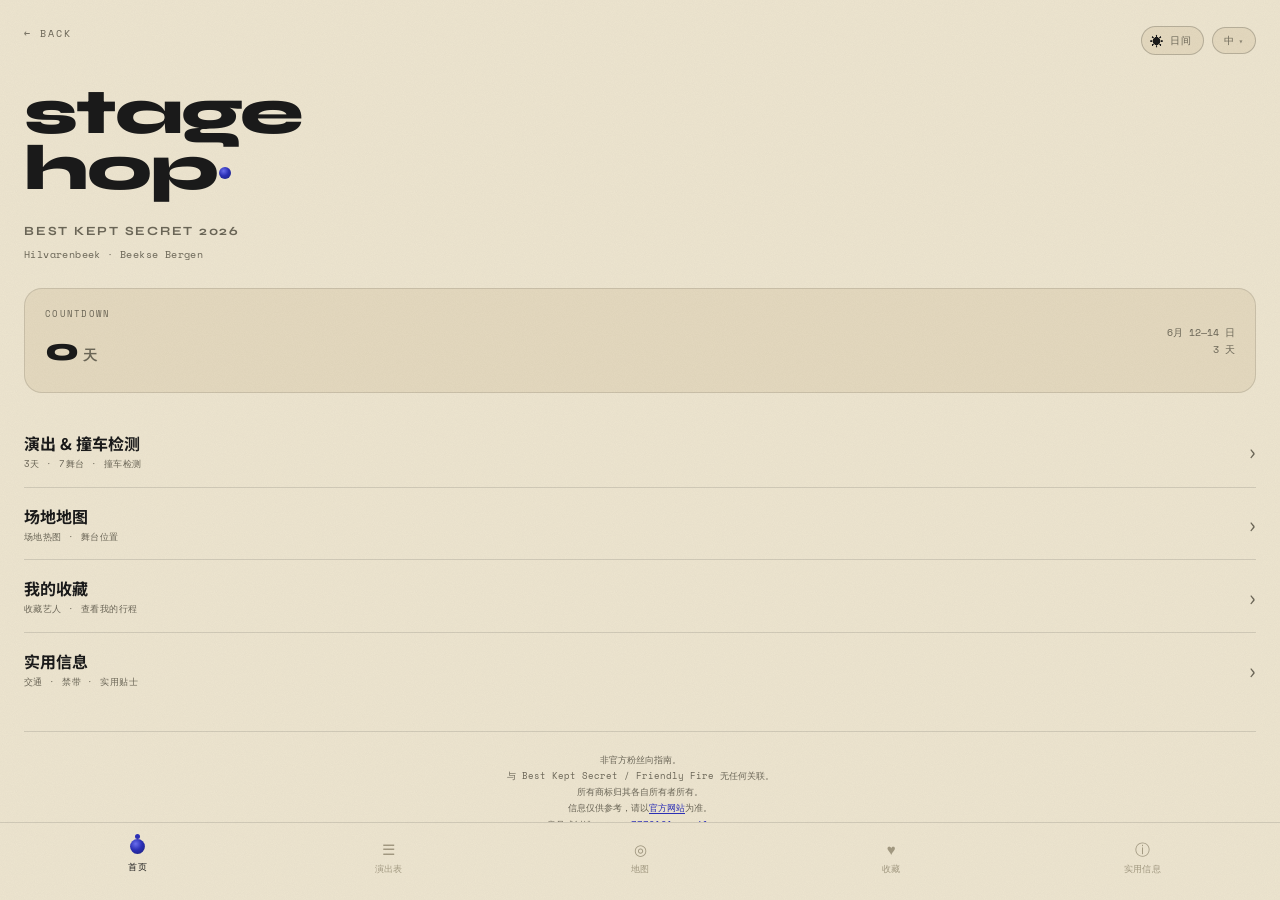
<file: bks/index.html>
<!DOCTYPE html>
<html lang="en">

<head>
  <meta charset="UTF-8">
  <meta name="viewport" content="width=device-width,initial-scale=1,maximum-scale=1,user-scalable=no">
  <meta name="apple-mobile-web-app-capable" content="yes">
  <meta name="mobile-web-app-capable" content="yes">
  <meta name="apple-mobile-web-app-status-bar-style" content="black-translucent">
  <meta name="theme-color" content="#0E1017">
  <title>Best Kept Secret 2026 · Stage Hop</title>
  <meta name="description" content="Unofficial fan-made guide to Best Kept Secret 2026. Lineup, schedule, clash detection. Multilingual.">
  <meta name="keywords" content="Best Kept Secret 2026, BKS, Hilvarenbeek, Beekse Bergen, Netherlands, music festival, lineup, schedule">
  <link rel="canonical" href="https://stagehop.live/bks/">
  <meta property="og:type" content="website">
  <meta property="og:url" content="https://stagehop.live/bks/">
  <meta property="og:title" content="Stage Hop · Best Kept Secret 2026 Fan Guide">
  <meta property="og:description" content="Unofficial multilingual schedule and guide for Best Kept Secret 2026.">
  <meta property="og:image" content="https://stagehop.live/assets/icons-europe/og-europe.png">
  <meta property="twitter:card" content="summary_large_image">
  <meta property="twitter:url" content="https://stagehop.live/bks/">
  <meta property="twitter:title" content="Stage Hop · Best Kept Secret 2026 Fan Guide">
  <meta property="twitter:description" content="Unofficial multilingual schedule and guide for Best Kept Secret 2026.">
  <meta property="twitter:image" content="https://stagehop.live/assets/icons-europe/og-europe.png">
  <link rel="icon" href="../assets/favicon.ico" sizes="any">
  <link rel="icon" type="image/png" sizes="32x32" href="../assets/favicon-32x32.png">
  <link rel="icon" type="image/png" sizes="16x16" href="../assets/favicon-16x16.png">
  <link rel="apple-touch-icon" sizes="180x180" href="../assets/apple-touch-icon.png">
  <link rel="preconnect" href="https://fonts.googleapis.com">
  <link rel="preconnect" href="https://fonts.gstatic.com" crossorigin>
  <link rel="preload"
    href="https://fonts.googleapis.com/css2?family=Syne:wght@600;700;800&family=Space+Mono:ital,wght@0,400;0,700;1,400&family=Noto+Sans+SC:wght@400;500;700;900&display=swap"
    as="style" onload="this.onload=null;this.rel='stylesheet'">
  <noscript><link rel="stylesheet"
    href="https://fonts.googleapis.com/css2?family=Syne:wght@600;700;800&family=Space+Mono:ital,wght@0,400;0,700;1,400&family=Noto+Sans+SC:wght@400;500;700;900&display=swap"></noscript>
  <link rel="stylesheet" href="../styles.css">
</head>

<body data-theme="dark">

  <div class="grain" aria-hidden="true"></div>

  <div id="app-root">

    <main id="main-content">

      <!-- TAB 0: HOME -->
      <div id="vhome" class="view on">
        <div class="scr-body" id="home-body"></div>
      </div>

      <!-- TAB 1: SCHEDULE -->
      <div id="vschedule" class="view">
        <div class="scr-head">
          <div>
            <div class="scr-title syne" data-i="navSchedule">Schedule</div>
            <div class="scr-sub" id="sched-sub"></div>
          </div>
          <button class="theme-toggle" onclick="toggleTheme(event)">
            <span class="theme-toggle-icon" id="theme-icon-sched">☾</span>
            <span class="theme-toggle-lbl" id="theme-lbl-sched">Dark</span>
          </button>
        </div>
        <div id="dtabs"></div>
        <div id="fbar"></div>
        <div id="sort-bar">
          <span class="slbl" id="lbl-sort">Sort</span>
          <button class="srt on" id="srt-time" onclick="setSort('time')">⏱ <span data-i="byTime">Time</span></button>
          <button class="srt" id="srt-az" onclick="setSort('az')">🔤 <span data-i="byName">Name</span></button>
          <button class="srt srt-fav" id="srt-fav" onclick="toggleFavFilter()">💖</button>
        </div>
        <div id="slist" class="scr-body"></div>
      </div>

      <!-- TAB 2: MAP -->
      <div id="vmap" class="view">
        <div class="scr-head">
          <div>
            <div class="scr-title syne" data-i="navMap">Map</div>
            <div class="scr-sub">BEEKSE BERGEN · 51.57°N</div>
          </div>
          <button class="theme-toggle" onclick="toggleTheme(event)">
            <span class="theme-toggle-icon" id="theme-icon-map">☾</span>
            <span class="theme-toggle-lbl" id="theme-lbl-map">Dark</span>
          </button>
        </div>
        <div class="scr-body" id="map-scr-body">
          <div id="mapview">
            <div id="dtabs-map"></div>
            <div class="map-hint-bar">
              <span id="lbl-mapHint">Pinch to zoom · Tap stage to see shows</span>
              <span style="display:flex;gap:6px">
                <button class="zbtn" onclick="mapZoom(1.5)">＋</button>
                <button class="zbtn" onclick="mapZoom(0.67)">－</button>
                <button class="rbtn" id="lbl-reset" onclick="mapReset()">Reset</button>
              </span>
            </div>
            <div class="map-wrap" id="mapwrap">
              <div class="map-inner" id="mapinner">
                <img id="mapimg" src="../assets/best%20kept%20secret.webp" alt="Best Kept Secret 2026 map" width="2071" height="1839">
              </div>
            </div>
            <div id="stagepop"></div>
            <div id="map-disc"></div>
          </div>
        </div>
      </div>

      <!-- TAB 3: FAVORITES -->
      <div id="vmy" class="view">
        <div class="scr-head">
          <div>
            <div class="scr-title syne" id="lbl-fav-title">Saved</div>
            <div class="scr-sub" id="lbl-fav-count"></div>
          </div>
          <button class="theme-toggle" onclick="toggleTheme(event)">
            <span class="theme-toggle-icon" id="theme-icon-fav">☾</span>
            <span class="theme-toggle-lbl" id="theme-lbl-fav">Dark</span>
          </button>
        </div>
        <div id="mylist" class="scr-body"></div>
      </div>

      <!-- TAB 4: INFO -->
      <div id="vinfo" class="view">
        <div class="scr-head">
          <div>
            <div class="scr-title syne" data-i="infoTitle">Info</div>
            <div class="scr-sub">KNOW BEFORE YOU GO</div>
          </div>
          <button class="theme-toggle" onclick="toggleTheme(event)">
            <span class="theme-toggle-icon" id="theme-icon-info">☾</span>
            <span class="theme-toggle-lbl" id="theme-lbl-info">Dark</span>
          </button>
        </div>
        <div id="info-body" class="scr-body"></div>
      </div>

    </main>

    <div id="now-playing">
      <div id="np-rows"></div>
      <div id="np-more"></div>
    </div>

    <nav id="tabbar">
      <div class="tab-row">
        <span class="tab-ind" id="tab-ind"></span>
        <button class="tab-btn on" onclick="setTab(0)">
          <span class="tab-ic"><span class="dot" style="width:13px;height:13px;vertical-align:middle"></span></span>
          <span class="tab-lbl" data-i="navHome">Home</span>
        </button>
        <button class="tab-btn" onclick="setTab(1)">
          <span class="tab-ic">☰</span>
          <span class="tab-lbl" data-i="navSchedule">Schedule</span>
        </button>
        <button class="tab-btn" onclick="setTab(2)">
          <span class="tab-ic">◎</span>
          <span class="tab-lbl" data-i="navMap">Map</span>
        </button>
        <button class="tab-btn" onclick="setTab(3)">
          <span class="tab-ic" id="fav-tab-ic">♥</span>
          <span class="tab-lbl" data-i="navFavs">Saved</span>
        </button>
        <button class="tab-btn" onclick="setTab(4)">
          <span class="tab-ic">ⓘ</span>
          <span class="tab-lbl" data-i="navInfo">Info</span>
        </button>
      </div>
    </nav>

  </div><!-- #app-root -->

  <div id="app-footer" style="display:none"></div>
  <div id="lbl-city" style="display:none"></div>
  <div id="lbl-favs" style="display:none"></div>

  <script type="text/javascript" src="../src/localization.js"></script>
  <script type="text/javascript" src="src/localization-overrides.js"></script>
  <script type="text/javascript" src="src/data.js"></script>
  <script type="text/javascript" src="../src/scripts.js"></script>
</body>

</html>
</file>
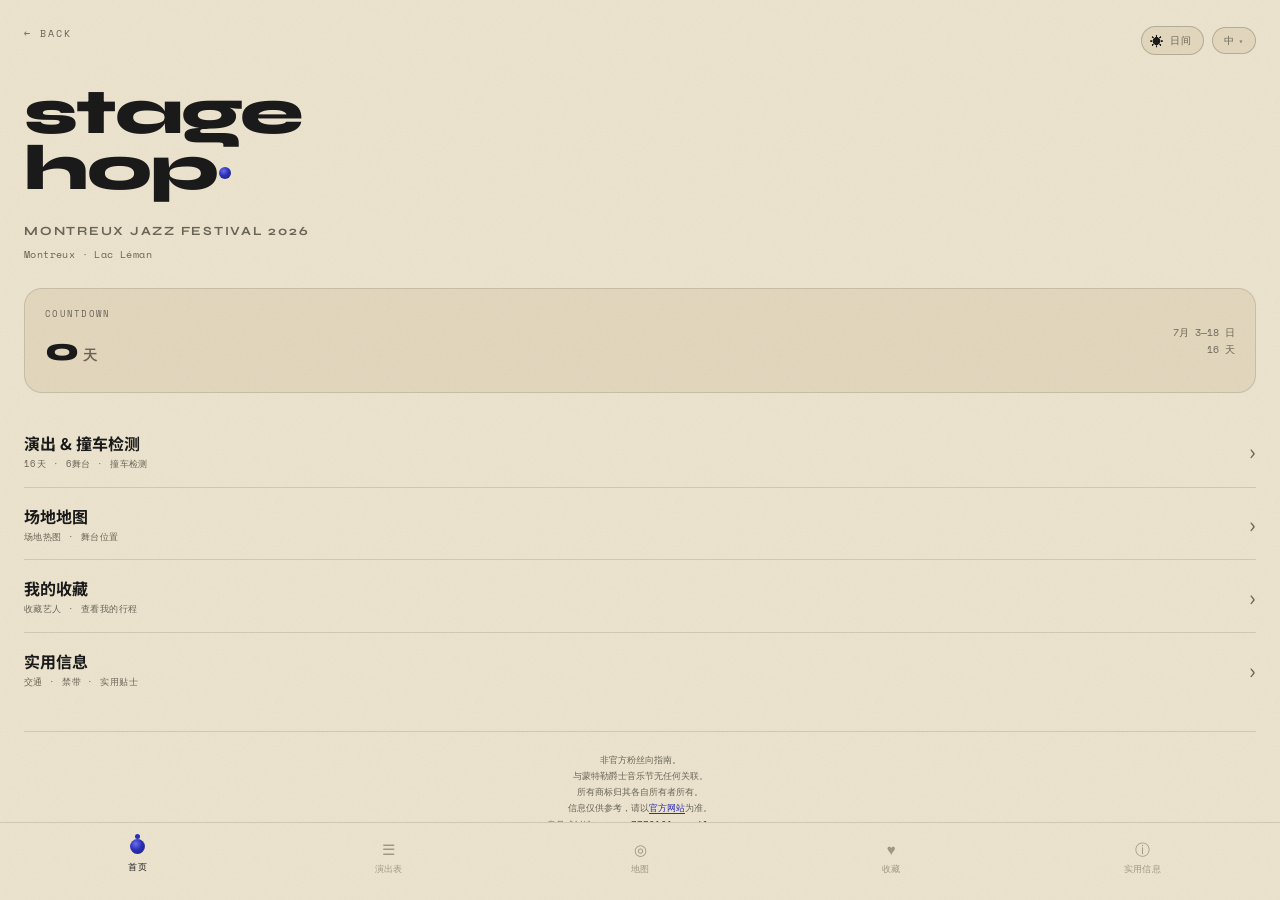
<file: montreux/index.html>
<!DOCTYPE html>
<html lang="en">

<head>
  <meta charset="UTF-8">
  <meta name="viewport" content="width=device-width,initial-scale=1,maximum-scale=1,user-scalable=no">
  <meta name="apple-mobile-web-app-capable" content="yes">
  <meta name="mobile-web-app-capable" content="yes">
  <meta name="apple-mobile-web-app-status-bar-style" content="black-translucent">
  <meta name="theme-color" content="#0E1017">
  <title>Montreux Jazz Festival 2026 · Stage Hop</title>
  <meta name="description" content="Unofficial fan-made guide to Montreux Jazz Festival 2026. Lineup, schedule, clash detection. Multilingual.">
  <meta name="keywords" content="Montreux Jazz Festival 2026, Montreux Jazz, Montreux, Switzerland, music festival, lineup, schedule">
  <link rel="canonical" href="https://stagehop.live/montreux/">
  <meta property="og:type" content="website">
  <meta property="og:url" content="https://stagehop.live/montreux/">
  <meta property="og:title" content="Stage Hop · Montreux Jazz Festival 2026 Fan Guide">
  <meta property="og:description" content="Unofficial multilingual schedule and guide for Montreux Jazz Festival 2026.">
  <meta property="og:image" content="https://stagehop.live/assets/icons-europe/og-europe.png">
  <meta property="twitter:card" content="summary_large_image">
  <meta property="twitter:url" content="https://stagehop.live/montreux/">
  <meta property="twitter:title" content="Stage Hop · Montreux Jazz Festival 2026 Fan Guide">
  <meta property="twitter:description" content="Unofficial multilingual schedule and guide for Montreux Jazz Festival 2026.">
  <meta property="twitter:image" content="https://stagehop.live/assets/icons-europe/og-europe.png">
  <link rel="icon" href="../assets/favicon.ico" sizes="any">
  <link rel="icon" type="image/png" sizes="32x32" href="../assets/favicon-32x32.png">
  <link rel="icon" type="image/png" sizes="16x16" href="../assets/favicon-16x16.png">
  <link rel="apple-touch-icon" sizes="180x180" href="../assets/apple-touch-icon.png">
  <link rel="preconnect" href="https://fonts.googleapis.com">
  <link rel="preconnect" href="https://fonts.gstatic.com" crossorigin>
  <link rel="preload"
    href="https://fonts.googleapis.com/css2?family=Syne:wght@600;700;800&family=Space+Mono:ital,wght@0,400;0,700;1,400&family=Noto+Sans+SC:wght@400;500;700;900&display=swap"
    as="style" onload="this.onload=null;this.rel='stylesheet'">
  <noscript><link rel="stylesheet"
    href="https://fonts.googleapis.com/css2?family=Syne:wght@600;700;800&family=Space+Mono:ital,wght@0,400;0,700;1,400&family=Noto+Sans+SC:wght@400;500;700;900&display=swap"></noscript>
  <link rel="stylesheet" href="../styles.css">
</head>

<body data-theme="dark">

  <div class="grain" aria-hidden="true"></div>

  <div id="app-root">

    <main id="main-content">

      <div id="vhome" class="view on">
        <div class="scr-body" id="home-body"></div>
      </div>

      <div id="vschedule" class="view">
        <div class="scr-head">
          <div>
            <div class="scr-title syne" data-i="navSchedule">Schedule</div>
            <div class="scr-sub" id="sched-sub"></div>
          </div>
          <button class="theme-toggle" onclick="toggleTheme(event)">
            <span class="theme-toggle-icon" id="theme-icon-sched">☾</span>
            <span class="theme-toggle-lbl" id="theme-lbl-sched">Dark</span>
          </button>
        </div>
        <div id="dtabs"></div>
        <div id="fbar"></div>
        <div id="sort-bar">
          <span class="slbl" id="lbl-sort">Sort</span>
          <button class="srt on" id="srt-time" onclick="setSort('time')">⏱ <span data-i="byTime">Time</span></button>
          <button class="srt" id="srt-az" onclick="setSort('az')">🔤 <span data-i="byName">Name</span></button>
          <button class="srt srt-fav" id="srt-fav" onclick="toggleFavFilter()">💖</button>
        </div>
        <div id="slist" class="scr-body"></div>
      </div>

      <div id="vmap" class="view">
        <div class="scr-head">
          <div>
            <div class="scr-title syne" data-i="navMap">Map</div>
            <div class="scr-sub">LAC LÉMAN · 46.43°N</div>
          </div>
          <button class="theme-toggle" onclick="toggleTheme(event)">
            <span class="theme-toggle-icon" id="theme-icon-map">☾</span>
            <span class="theme-toggle-lbl" id="theme-lbl-map">Dark</span>
          </button>
        </div>
        <div class="scr-body" id="map-scr-body">
          <div id="mapview">
            <div id="dtabs-map"></div>
            <div class="map-hint-bar">
              <span id="lbl-mapHint">Pinch to zoom · Tap stage to see shows</span>
              <span style="display:flex;gap:6px">
                <button class="zbtn" onclick="mapZoom(1.5)">＋</button>
                <button class="zbtn" onclick="mapZoom(0.67)">－</button>
                <button class="rbtn" id="lbl-reset" onclick="mapReset()">Reset</button>
              </span>
            </div>
            <div class="map-wrap" id="mapwrap">
              <div class="map-inner" id="mapinner">
                <img id="mapimg" src="../assets/MJF26-Plan-Full-1920x1080-2.webp" alt="Montreux Jazz Festival 2026 map" width="1920" height="1080">
              </div>
            </div>
            <div id="stagepop"></div>
            <div id="map-disc"></div>
          </div>
        </div>
      </div>

      <div id="vmy" class="view">
        <div class="scr-head">
          <div>
            <div class="scr-title syne" id="lbl-fav-title">Saved</div>
            <div class="scr-sub" id="lbl-fav-count"></div>
          </div>
          <button class="theme-toggle" onclick="toggleTheme(event)">
            <span class="theme-toggle-icon" id="theme-icon-fav">☾</span>
            <span class="theme-toggle-lbl" id="theme-lbl-fav">Dark</span>
          </button>
        </div>
        <div id="mylist" class="scr-body"></div>
      </div>

      <div id="vinfo" class="view">
        <div class="scr-head">
          <div>
            <div class="scr-title syne" data-i="infoTitle">Info</div>
            <div class="scr-sub">KNOW BEFORE YOU GO</div>
          </div>
          <button class="theme-toggle" onclick="toggleTheme(event)">
            <span class="theme-toggle-icon" id="theme-icon-info">☾</span>
            <span class="theme-toggle-lbl" id="theme-lbl-info">Dark</span>
          </button>
        </div>
        <div id="info-body" class="scr-body"></div>
      </div>

    </main>

    <div id="now-playing">
      <div id="np-rows"></div>
      <div id="np-more"></div>
    </div>

    <nav id="tabbar">
      <div class="tab-row">
        <span class="tab-ind" id="tab-ind"></span>
        <button class="tab-btn on" onclick="setTab(0)">
          <span class="tab-ic"><span class="dot" style="width:13px;height:13px;vertical-align:middle"></span></span>
          <span class="tab-lbl" data-i="navHome">Home</span>
        </button>
        <button class="tab-btn" onclick="setTab(1)">
          <span class="tab-ic">☰</span>
          <span class="tab-lbl" data-i="navSchedule">Schedule</span>
        </button>
        <button class="tab-btn" onclick="setTab(2)">
          <span class="tab-ic">◎</span>
          <span class="tab-lbl" data-i="navMap">Map</span>
        </button>
        <button class="tab-btn" onclick="setTab(3)">
          <span class="tab-ic" id="fav-tab-ic">♥</span>
          <span class="tab-lbl" data-i="navFavs">Saved</span>
        </button>
        <button class="tab-btn" onclick="setTab(4)">
          <span class="tab-ic">ⓘ</span>
          <span class="tab-lbl" data-i="navInfo">Info</span>
        </button>
      </div>
    </nav>

  </div><!-- #app-root -->

  <div id="app-footer" style="display:none"></div>
  <div id="lbl-city" style="display:none"></div>
  <div id="lbl-favs" style="display:none"></div>

  <script type="text/javascript" src="../src/localization.js"></script>
  <script type="text/javascript" src="src/localization-overrides.js"></script>
  <script type="text/javascript" src="src/data.js"></script>
  <script type="text/javascript" src="../src/scripts.js"></script>
</body>

</html>
</file>
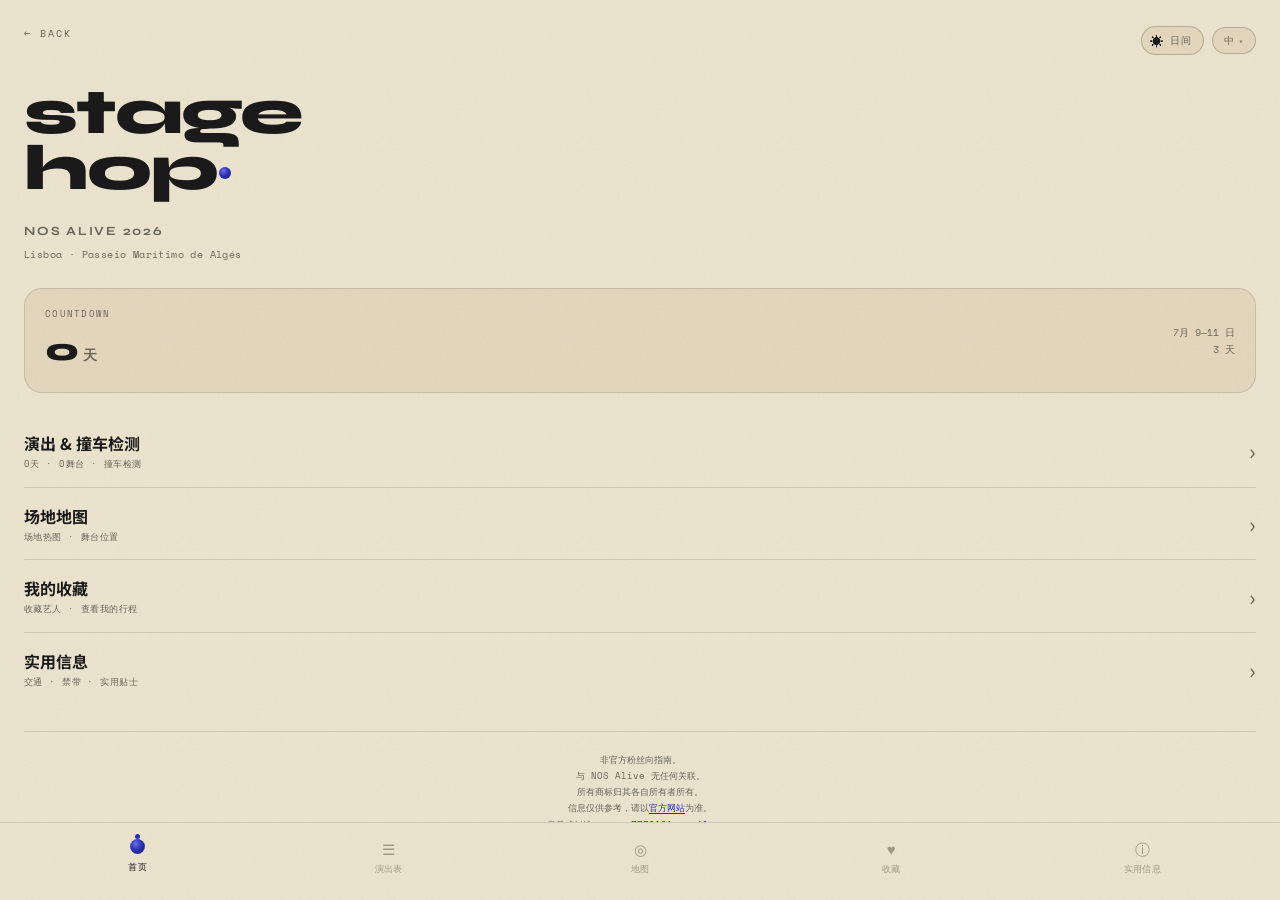
<file: nosalive/index.html>
<!DOCTYPE html>
<html lang="en">

<head>
  <meta charset="UTF-8">
  <meta name="viewport" content="width=device-width,initial-scale=1,maximum-scale=1,user-scalable=no">
  <meta name="apple-mobile-web-app-capable" content="yes">
  <meta name="mobile-web-app-capable" content="yes">
  <meta name="apple-mobile-web-app-status-bar-style" content="black-translucent">
  <meta name="theme-color" content="#0E1017">
  <title>NOS Alive 2026 · Stage Hop</title>
  <meta name="description" content="Unofficial fan-made guide to NOS Alive 2026. Lineup, schedule, clash detection. Multilingual.">
  <meta name="keywords" content="NOS Alive 2026, NOS Alive, Lisbon, Algés, Portugal, music festival, lineup, schedule">
  <link rel="canonical" href="https://stagehop.live/nosalive/">
  <meta property="og:type" content="website">
  <meta property="og:url" content="https://stagehop.live/nosalive/">
  <meta property="og:title" content="Stage Hop · NOS Alive 2026 Fan Guide">
  <meta property="og:description" content="Unofficial multilingual schedule and guide for NOS Alive 2026.">
  <meta property="og:image" content="https://stagehop.live/assets/icons-europe/og-europe.png">
  <meta property="twitter:card" content="summary_large_image">
  <meta property="twitter:url" content="https://stagehop.live/nosalive/">
  <meta property="twitter:title" content="Stage Hop · NOS Alive 2026 Fan Guide">
  <meta property="twitter:description" content="Unofficial multilingual schedule and guide for NOS Alive 2026.">
  <meta property="twitter:image" content="https://stagehop.live/assets/icons-europe/og-europe.png">
  <link rel="icon" href="../assets/favicon.ico" sizes="any">
  <link rel="icon" type="image/png" sizes="32x32" href="../assets/favicon-32x32.png">
  <link rel="icon" type="image/png" sizes="16x16" href="../assets/favicon-16x16.png">
  <link rel="apple-touch-icon" sizes="180x180" href="../assets/apple-touch-icon.png">
  <link rel="preconnect" href="https://fonts.googleapis.com">
  <link rel="preconnect" href="https://fonts.gstatic.com" crossorigin>
  <link rel="preload"
    href="https://fonts.googleapis.com/css2?family=Syne:wght@600;700;800&family=Space+Mono:ital,wght@0,400;0,700;1,400&family=Noto+Sans+SC:wght@400;500;700;900&display=swap"
    as="style" onload="this.onload=null;this.rel='stylesheet'">
  <noscript><link rel="stylesheet"
    href="https://fonts.googleapis.com/css2?family=Syne:wght@600;700;800&family=Space+Mono:ital,wght@0,400;0,700;1,400&family=Noto+Sans+SC:wght@400;500;700;900&display=swap"></noscript>
  <link rel="stylesheet" href="../styles.css">
</head>

<body data-theme="dark">

  <div class="grain" aria-hidden="true"></div>

  <div id="app-root">

    <main id="main-content">

      <div id="vhome" class="view on">
        <div class="scr-body" id="home-body"></div>
      </div>

      <div id="vschedule" class="view">
        <div class="scr-head">
          <div>
            <div class="scr-title syne" data-i="navSchedule">Schedule</div>
            <div class="scr-sub" id="sched-sub"></div>
          </div>
          <button class="theme-toggle" onclick="toggleTheme(event)">
            <span class="theme-toggle-icon" id="theme-icon-sched">☾</span>
            <span class="theme-toggle-lbl" id="theme-lbl-sched">Dark</span>
          </button>
        </div>
        <div id="dtabs"></div>
        <div id="fbar"></div>
        <div id="sort-bar">
          <span class="slbl" id="lbl-sort">Sort</span>
          <button class="srt on" id="srt-time" onclick="setSort('time')">⏱ <span data-i="byTime">Time</span></button>
          <button class="srt" id="srt-az" onclick="setSort('az')">🔤 <span data-i="byName">Name</span></button>
          <button class="srt srt-fav" id="srt-fav" onclick="toggleFavFilter()">💖</button>
        </div>
        <div id="slist" class="scr-body"></div>
      </div>

      <div id="vmap" class="view">
        <div class="scr-head">
          <div>
            <div class="scr-title syne" data-i="navMap">Map</div>
            <div class="scr-sub">PASSEIO MARÍTIMO · 38.71°N</div>
          </div>
          <button class="theme-toggle" onclick="toggleTheme(event)">
            <span class="theme-toggle-icon" id="theme-icon-map">☾</span>
            <span class="theme-toggle-lbl" id="theme-lbl-map">Dark</span>
          </button>
        </div>
        <div class="scr-body" id="map-scr-body">
          <div id="mapview">
            <div id="dtabs-map"></div>
            <div class="map-hint-bar">
              <span id="lbl-mapHint">Pinch to zoom · Tap stage to see shows</span>
              <span style="display:flex;gap:6px">
                <button class="zbtn" onclick="mapZoom(1.5)">＋</button>
                <button class="zbtn" onclick="mapZoom(0.67)">－</button>
                <button class="rbtn" id="lbl-reset" onclick="mapReset()">Reset</button>
              </span>
            </div>
            <div class="map-wrap" id="mapwrap">
              <div class="map-inner" id="mapinner">
                <img id="mapimg" src="../assets/Alive24_2k-1.webp" alt="NOS Alive 2026 map" width="2048" height="1365">
              </div>
            </div>
            <div id="stagepop"></div>
            <div id="map-disc"></div>
          </div>
        </div>
      </div>

      <div id="vmy" class="view">
        <div class="scr-head">
          <div>
            <div class="scr-title syne" id="lbl-fav-title">Saved</div>
            <div class="scr-sub" id="lbl-fav-count"></div>
          </div>
          <button class="theme-toggle" onclick="toggleTheme(event)">
            <span class="theme-toggle-icon" id="theme-icon-fav">☾</span>
            <span class="theme-toggle-lbl" id="theme-lbl-fav">Dark</span>
          </button>
        </div>
        <div id="mylist" class="scr-body"></div>
      </div>

      <div id="vinfo" class="view">
        <div class="scr-head">
          <div>
            <div class="scr-title syne" data-i="infoTitle">Info</div>
            <div class="scr-sub">KNOW BEFORE YOU GO</div>
          </div>
          <button class="theme-toggle" onclick="toggleTheme(event)">
            <span class="theme-toggle-icon" id="theme-icon-info">☾</span>
            <span class="theme-toggle-lbl" id="theme-lbl-info">Dark</span>
          </button>
        </div>
        <div id="info-body" class="scr-body"></div>
      </div>

    </main>

    <div id="now-playing">
      <div id="np-rows"></div>
      <div id="np-more"></div>
    </div>

    <nav id="tabbar">
      <div class="tab-row">
        <span class="tab-ind" id="tab-ind"></span>
        <button class="tab-btn on" onclick="setTab(0)">
          <span class="tab-ic"><span class="dot" style="width:13px;height:13px;vertical-align:middle"></span></span>
          <span class="tab-lbl" data-i="navHome">Home</span>
        </button>
        <button class="tab-btn" onclick="setTab(1)">
          <span class="tab-ic">☰</span>
          <span class="tab-lbl" data-i="navSchedule">Schedule</span>
        </button>
        <button class="tab-btn" onclick="setTab(2)">
          <span class="tab-ic">◎</span>
          <span class="tab-lbl" data-i="navMap">Map</span>
        </button>
        <button class="tab-btn" onclick="setTab(3)">
          <span class="tab-ic" id="fav-tab-ic">♥</span>
          <span class="tab-lbl" data-i="navFavs">Saved</span>
        </button>
        <button class="tab-btn" onclick="setTab(4)">
          <span class="tab-ic">ⓘ</span>
          <span class="tab-lbl" data-i="navInfo">Info</span>
        </button>
      </div>
    </nav>

  </div><!-- #app-root -->

  <div id="app-footer" style="display:none"></div>
  <div id="lbl-city" style="display:none"></div>
  <div id="lbl-favs" style="display:none"></div>

  <script type="text/javascript" src="../src/localization.js"></script>
  <script type="text/javascript" src="src/localization-overrides.js"></script>
  <script type="text/javascript" src="src/data.js"></script>
  <script type="text/javascript" src="../src/scripts.js"></script>
</body>

</html>
</file>
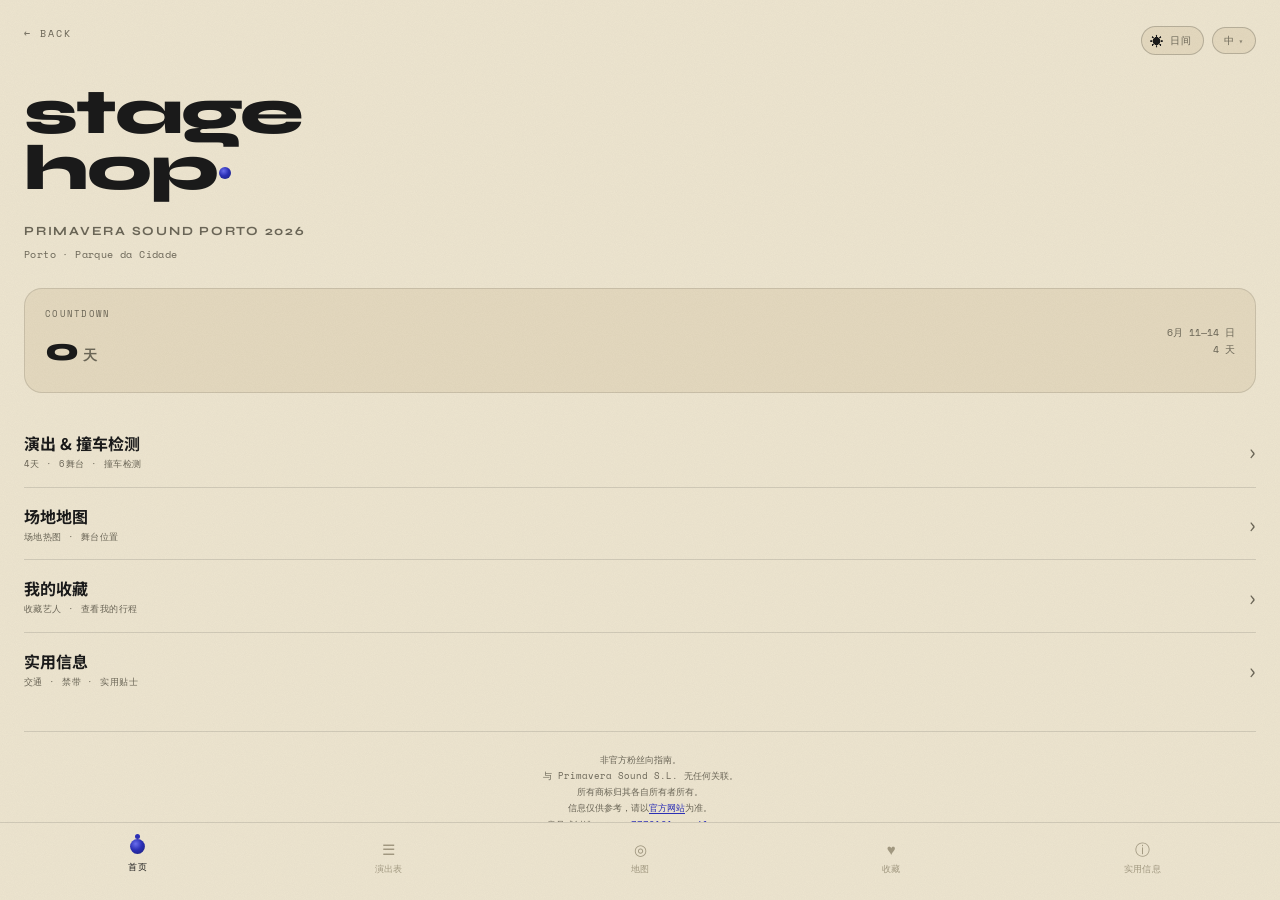
<file: porto/index.html>
<!DOCTYPE html>
<html lang="en">

<head>
  <meta charset="UTF-8">
  <meta name="viewport" content="width=device-width,initial-scale=1,maximum-scale=1,user-scalable=no">
  <meta name="apple-mobile-web-app-capable" content="yes">
  <meta name="mobile-web-app-capable" content="yes">
  <meta name="apple-mobile-web-app-status-bar-style" content="black-translucent">
  <meta name="theme-color" content="#0E1017">
  <title>Primavera Sound Porto 2026 · Stage Hop</title>
  <meta name="description" content="Unofficial fan-made guide to Primavera Sound Porto 2026. Lineup, schedule, clash detection, venue map. Multilingual (EN/ES/中文).">
  <meta name="keywords" content="Primavera Sound Porto 2026, Porto, music festival, lineup, schedule, clashfinder">
  <link rel="canonical" href="https://stagehop.live/porto/">
  <meta property="og:type" content="website">
  <meta property="og:url" content="https://stagehop.live/porto/">
  <meta property="og:title" content="Stage Hop · Primavera Sound Porto 2026 Fan Guide">
  <meta property="og:description" content="Unofficial multilingual schedule, clash detector, and guide for Primavera Sound Porto 2026.">
  <meta property="og:image" content="https://stagehop.live/assets/icons-europe/og-europe.png">
  <meta property="twitter:card" content="summary_large_image">
  <meta property="twitter:url" content="https://stagehop.live/porto/">
  <meta property="twitter:title" content="Stage Hop · Primavera Sound Porto 2026 Fan Guide">
  <meta property="twitter:description" content="Unofficial multilingual schedule, clash detector, and guide for Primavera Sound Porto 2026.">
  <meta property="twitter:image" content="https://stagehop.live/assets/icons-europe/og-europe.png">
  <link rel="icon" href="../assets/favicon.ico" sizes="any">
  <link rel="icon" type="image/png" sizes="32x32" href="../assets/favicon-32x32.png">
  <link rel="icon" type="image/png" sizes="16x16" href="../assets/favicon-16x16.png">
  <link rel="apple-touch-icon" sizes="180x180" href="../assets/apple-touch-icon.png">
  <link rel="preconnect" href="https://fonts.googleapis.com">
  <link rel="preconnect" href="https://fonts.gstatic.com" crossorigin>
  <link rel="preload"
    href="https://fonts.googleapis.com/css2?family=Syne:wght@600;700;800&family=Space+Mono:ital,wght@0,400;0,700;1,400&family=Noto+Sans+SC:wght@400;500;700;900&display=swap"
    as="style" onload="this.onload=null;this.rel='stylesheet'">
  <noscript><link rel="stylesheet"
    href="https://fonts.googleapis.com/css2?family=Syne:wght@600;700;800&family=Space+Mono:ital,wght@0,400;0,700;1,400&family=Noto+Sans+SC:wght@400;500;700;900&display=swap"></noscript>
  <link rel="stylesheet" href="../styles.css">
</head>

<body data-theme="dark">

  <!-- grain texture overlay -->
  <div class="grain" aria-hidden="true"></div>

  <div id="app-root">

    <main id="main-content">

      <!-- TAB 0: HOME -->
      <div id="vhome" class="view on">
        <div class="scr-body" id="home-body"></div>
      </div>

      <!-- TAB 1: SCHEDULE -->
      <div id="vschedule" class="view">
        <div class="scr-head">
          <div>
            <div class="scr-title syne" data-i="navSchedule">Schedule</div>
            <div class="scr-sub" id="sched-sub"></div>
          </div>
          <button class="theme-toggle" onclick="toggleTheme(event)">
            <span class="theme-toggle-icon" id="theme-icon-sched">☾</span>
            <span class="theme-toggle-lbl" id="theme-lbl-sched">Dark</span>
          </button>
        </div>
        <div id="dtabs"></div>
        <div id="fbar"></div>
        <div id="sort-bar">
          <span class="slbl" id="lbl-sort">Sort</span>
          <button class="srt on" id="srt-time" onclick="setSort('time')">⏱ <span data-i="byTime">Time</span></button>
          <button class="srt" id="srt-az" onclick="setSort('az')">🔤 <span data-i="byName">Name</span></button>
          <button class="srt srt-fav" id="srt-fav" onclick="toggleFavFilter()">💖</button>
        </div>
        <div id="slist" class="scr-body"></div>
      </div>

      <!-- TAB 2: MAP -->
      <div id="vmap" class="view">
        <div class="scr-head">
          <div>
            <div class="scr-title syne" data-i="navMap">Map</div>
            <div class="scr-sub">PARQUE DA CIDADE · 41.15°N</div>
          </div>
          <button class="theme-toggle" onclick="toggleTheme(event)">
            <span class="theme-toggle-icon" id="theme-icon-map">☾</span>
            <span class="theme-toggle-lbl" id="theme-lbl-map">Dark</span>
          </button>
        </div>
        <div class="scr-body" id="map-scr-body">
          <div id="mapview">
            <div id="dtabs-map"></div>
            <div class="map-hint-bar">
              <span id="lbl-mapHint">Pinch to zoom · Tap stage to see shows</span>
              <span style="display:flex;gap:6px">
                <button class="zbtn" onclick="mapZoom(1.5)">＋</button>
                <button class="zbtn" onclick="mapZoom(0.67)">－</button>
                <button class="rbtn" id="lbl-reset" onclick="mapReset()">Reset</button>
              </span>
            </div>
            <div class="map-wrap" id="mapwrap">
              <div class="map-inner" id="mapinner">
                <img id="mapimg" src="../assets/porto2026.webp" alt="Primavera Sound Porto 2026 map" width="2000" height="1125">
              </div>
            </div>
            <div id="stagepop"></div>
            <div id="map-disc"></div>
          </div>
        </div>
      </div>

      <!-- TAB 3: FAVORITES -->
      <div id="vmy" class="view">
        <div class="scr-head">
          <div>
            <div class="scr-title syne" id="lbl-fav-title">Saved</div>
            <div class="scr-sub" id="lbl-fav-count"></div>
          </div>
          <button class="theme-toggle" onclick="toggleTheme(event)">
            <span class="theme-toggle-icon" id="theme-icon-fav">☾</span>
            <span class="theme-toggle-lbl" id="theme-lbl-fav">Dark</span>
          </button>
        </div>
        <div id="mylist" class="scr-body"></div>
      </div>

      <!-- TAB 4: INFO -->
      <div id="vinfo" class="view">
        <div class="scr-head">
          <div>
            <div class="scr-title syne" data-i="infoTitle">Info</div>
            <div class="scr-sub">KNOW BEFORE YOU GO</div>
          </div>
          <button class="theme-toggle" onclick="toggleTheme(event)">
            <span class="theme-toggle-icon" id="theme-icon-info">☾</span>
            <span class="theme-toggle-lbl" id="theme-lbl-info">Dark</span>
          </button>
        </div>
        <div id="info-body" class="scr-body"></div>
      </div>

    </main>

    <!-- GLOBAL UP NEXT BAR -->
    <div id="now-playing">
      <div id="np-rows"></div>
      <div id="np-more"></div>
    </div>

    <!-- BOTTOM TAB BAR -->
    <nav id="tabbar">
      <div class="tab-row">
        <span class="tab-ind" id="tab-ind"></span>
        <button class="tab-btn on" onclick="setTab(0)">
          <span class="tab-ic"><span class="dot" style="width:13px;height:13px;vertical-align:middle"></span></span>
          <span class="tab-lbl" data-i="navHome">Home</span>
        </button>
        <button class="tab-btn" onclick="setTab(1)">
          <span class="tab-ic">☰</span>
          <span class="tab-lbl" data-i="navSchedule">Schedule</span>
        </button>
        <button class="tab-btn" onclick="setTab(2)">
          <span class="tab-ic">◎</span>
          <span class="tab-lbl" data-i="navMap">Map</span>
        </button>
        <button class="tab-btn" onclick="setTab(3)">
          <span class="tab-ic" id="fav-tab-ic">♥</span>
          <span class="tab-lbl" data-i="navFavs">Saved</span>
        </button>
        <button class="tab-btn" onclick="setTab(4)">
          <span class="tab-ic">ⓘ</span>
          <span class="tab-lbl" data-i="navInfo">Info</span>
        </button>
      </div>
    </nav>

  </div><!-- #app-root -->

  <!-- hidden compat elements that applyLang() may reference -->
  <div id="app-footer" style="display:none"></div>
  <div id="lbl-city" style="display:none"></div>
  <div id="lbl-favs" style="display:none"></div>

  <script type="text/javascript" src="../src/localization.js"></script>
  <script type="text/javascript" src="src/localization-overrides.js"></script>
  <script type="text/javascript" src="src/data.js"></script>
  <script type="text/javascript" src="../src/scripts.js"></script>
</body>

</html>
</file>
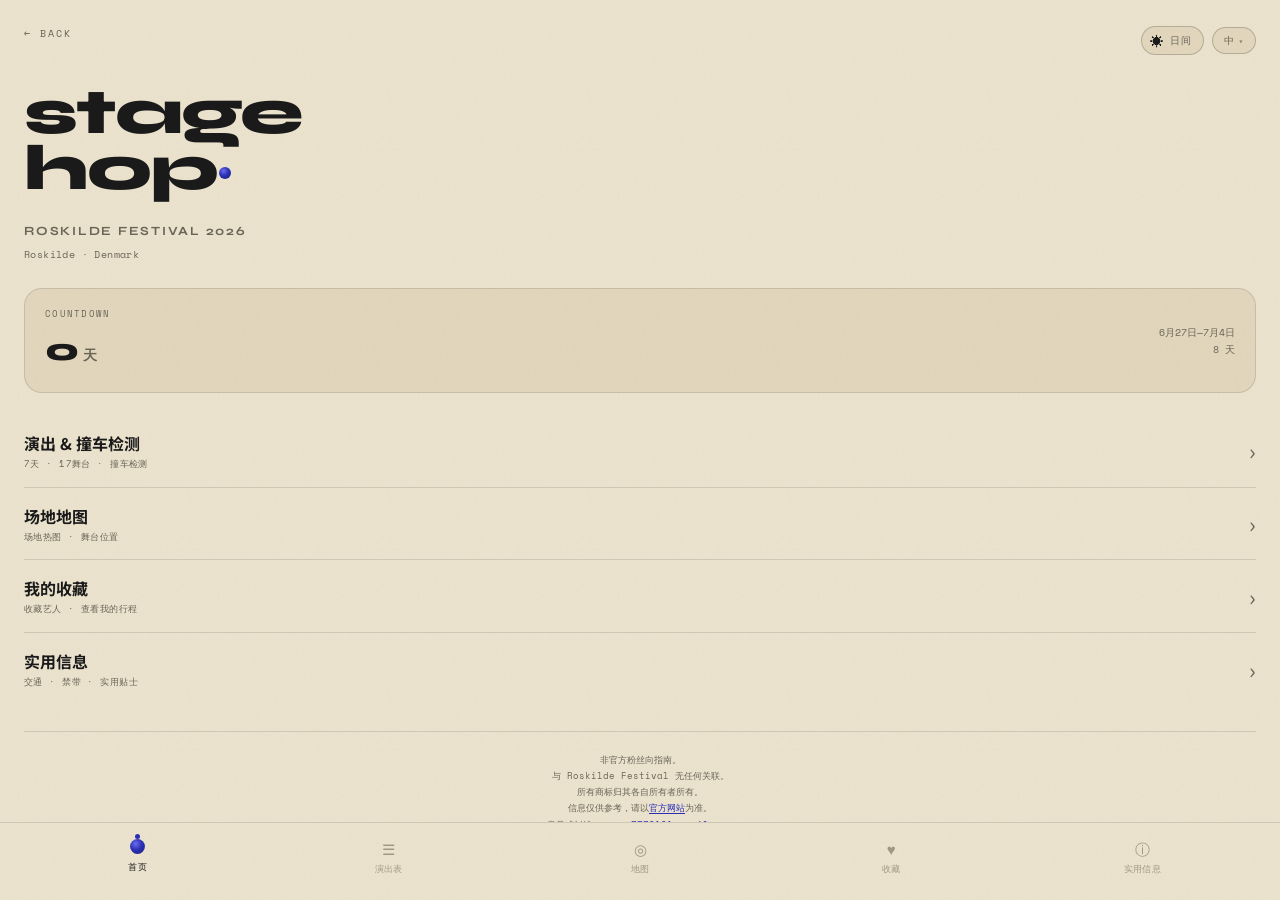
<file: roskilde/index.html>
<!DOCTYPE html>
<html lang="en">

<head>
  <meta charset="UTF-8">
  <meta name="viewport" content="width=device-width,initial-scale=1,maximum-scale=1,user-scalable=no">
  <meta name="apple-mobile-web-app-capable" content="yes">
  <meta name="mobile-web-app-capable" content="yes">
  <meta name="apple-mobile-web-app-status-bar-style" content="black-translucent">
  <meta name="theme-color" content="#0E1017">
  <title>Roskilde Festival 2026 · Stage Hop</title>
  <meta name="description" content="Unofficial fan-made guide to Roskilde Festival 2026. Lineup, schedule, clash detection. Multilingual.">
  <meta name="keywords" content="Roskilde Festival 2026, Roskilde, Denmark, music festival, lineup, schedule">
  <link rel="canonical" href="https://stagehop.live/roskilde/">
  <meta property="og:type" content="website">
  <meta property="og:url" content="https://stagehop.live/roskilde/">
  <meta property="og:title" content="Stage Hop · Roskilde Festival 2026 Fan Guide">
  <meta property="og:description" content="Unofficial multilingual schedule and guide for Roskilde Festival 2026.">
  <meta property="og:image" content="https://stagehop.live/assets/icons-europe/og-europe.png">
  <meta property="twitter:card" content="summary_large_image">
  <meta property="twitter:url" content="https://stagehop.live/roskilde/">
  <meta property="twitter:title" content="Stage Hop · Roskilde Festival 2026 Fan Guide">
  <meta property="twitter:description" content="Unofficial multilingual schedule and guide for Roskilde Festival 2026.">
  <meta property="twitter:image" content="https://stagehop.live/assets/icons-europe/og-europe.png">
  <link rel="icon" href="../assets/favicon.ico" sizes="any">
  <link rel="icon" type="image/png" sizes="32x32" href="../assets/favicon-32x32.png">
  <link rel="icon" type="image/png" sizes="16x16" href="../assets/favicon-16x16.png">
  <link rel="apple-touch-icon" sizes="180x180" href="../assets/apple-touch-icon.png">
  <link rel="preconnect" href="https://fonts.googleapis.com">
  <link rel="preconnect" href="https://fonts.gstatic.com" crossorigin>
  <link rel="preload"
    href="https://fonts.googleapis.com/css2?family=Syne:wght@600;700;800&family=Space+Mono:ital,wght@0,400;0,700;1,400&family=Noto+Sans+SC:wght@400;500;700;900&display=swap"
    as="style" onload="this.onload=null;this.rel='stylesheet'">
  <noscript><link rel="stylesheet"
    href="https://fonts.googleapis.com/css2?family=Syne:wght@600;700;800&family=Space+Mono:ital,wght@0,400;0,700;1,400&family=Noto+Sans+SC:wght@400;500;700;900&display=swap"></noscript>
  <link rel="stylesheet" href="../styles.css">
</head>

<body data-theme="dark">

  <div class="grain" aria-hidden="true"></div>

  <div id="app-root">

    <main id="main-content">

      <div id="vhome" class="view on">
        <div class="scr-body" id="home-body"></div>
      </div>

      <div id="vschedule" class="view">
        <div class="scr-head">
          <div>
            <div class="scr-title syne" data-i="navSchedule">Schedule</div>
            <div class="scr-sub" id="sched-sub"></div>
          </div>
          <button class="theme-toggle" onclick="toggleTheme(event)">
            <span class="theme-toggle-icon" id="theme-icon-sched">☾</span>
            <span class="theme-toggle-lbl" id="theme-lbl-sched">Dark</span>
          </button>
        </div>
        <div id="dtabs"></div>
        <div id="fbar"></div>
        <div id="sort-bar">
          <span class="slbl" id="lbl-sort">Sort</span>
          <button class="srt on" id="srt-time" onclick="setSort('time')">⏱ <span data-i="byTime">Time</span></button>
          <button class="srt" id="srt-az" onclick="setSort('az')">🔤 <span data-i="byName">Name</span></button>
          <button class="srt srt-fav" id="srt-fav" onclick="toggleFavFilter()">💖</button>
        </div>
        <div id="slist" class="scr-body"></div>
      </div>

      <div id="vmap" class="view">
        <div class="scr-head">
          <div>
            <div class="scr-title syne" data-i="navMap">Map</div>
            <div class="scr-sub">ROSKILDE · 55.62°N</div>
          </div>
          <button class="theme-toggle" onclick="toggleTheme(event)">
            <span class="theme-toggle-icon" id="theme-icon-map">☾</span>
            <span class="theme-toggle-lbl" id="theme-lbl-map">Dark</span>
          </button>
        </div>
        <div class="scr-body" id="map-scr-body">
          <div id="mapview">
            <div id="dtabs-map"></div>
            <div class="map-hint-bar">
              <span id="lbl-mapHint">Pinch to zoom · Tap stage to see shows</span>
              <span style="display:flex;gap:6px">
                <button class="zbtn" onclick="mapZoom(1.5)">＋</button>
                <button class="zbtn" onclick="mapZoom(0.67)">－</button>
                <button class="rbtn" id="lbl-reset" onclick="mapReset()">Reset</button>
              </span>
            </div>
            <div class="map-wrap" id="mapwrap">
              <div class="map-inner" id="mapinner">
                <img id="mapimg" src="../assets/rf26_kort_publikum_1006.webp" alt="Roskilde Festival 2026 arrival map" width="3508" height="2480">
              </div>
            </div>
            <div id="stagepop"></div>
            <div id="map-disc"></div>
          </div>
        </div>
      </div>

      <div id="vmy" class="view">
        <div class="scr-head">
          <div>
            <div class="scr-title syne" id="lbl-fav-title">Saved</div>
            <div class="scr-sub" id="lbl-fav-count"></div>
          </div>
          <button class="theme-toggle" onclick="toggleTheme(event)">
            <span class="theme-toggle-icon" id="theme-icon-fav">☾</span>
            <span class="theme-toggle-lbl" id="theme-lbl-fav">Dark</span>
          </button>
        </div>
        <div id="mylist" class="scr-body"></div>
      </div>

      <div id="vinfo" class="view">
        <div class="scr-head">
          <div>
            <div class="scr-title syne" data-i="infoTitle">Info</div>
            <div class="scr-sub">KNOW BEFORE YOU GO</div>
          </div>
          <button class="theme-toggle" onclick="toggleTheme(event)">
            <span class="theme-toggle-icon" id="theme-icon-info">☾</span>
            <span class="theme-toggle-lbl" id="theme-lbl-info">Dark</span>
          </button>
        </div>
        <div id="info-body" class="scr-body"></div>
      </div>

    </main>

    <div id="now-playing">
      <div id="np-rows"></div>
      <div id="np-more"></div>
    </div>

    <nav id="tabbar">
      <div class="tab-row">
        <span class="tab-ind" id="tab-ind"></span>
        <button class="tab-btn on" onclick="setTab(0)">
          <span class="tab-ic"><span class="dot" style="width:13px;height:13px;vertical-align:middle"></span></span>
          <span class="tab-lbl" data-i="navHome">Home</span>
        </button>
        <button class="tab-btn" onclick="setTab(1)">
          <span class="tab-ic">☰</span>
          <span class="tab-lbl" data-i="navSchedule">Schedule</span>
        </button>
        <button class="tab-btn" onclick="setTab(2)">
          <span class="tab-ic">◎</span>
          <span class="tab-lbl" data-i="navMap">Map</span>
        </button>
        <button class="tab-btn" onclick="setTab(3)">
          <span class="tab-ic" id="fav-tab-ic">♥</span>
          <span class="tab-lbl" data-i="navFavs">Saved</span>
        </button>
        <button class="tab-btn" onclick="setTab(4)">
          <span class="tab-ic">ⓘ</span>
          <span class="tab-lbl" data-i="navInfo">Info</span>
        </button>
      </div>
    </nav>

  </div><!-- #app-root -->

  <div id="app-footer" style="display:none"></div>
  <div id="lbl-city" style="display:none"></div>
  <div id="lbl-favs" style="display:none"></div>

  <script type="text/javascript" src="../src/localization.js"></script>
  <script type="text/javascript" src="src/localization-overrides.js"></script>
  <script type="text/javascript" src="src/data.js"></script>
  <script type="text/javascript" src="../src/scripts.js"></script>
</body>

</html>
</file>
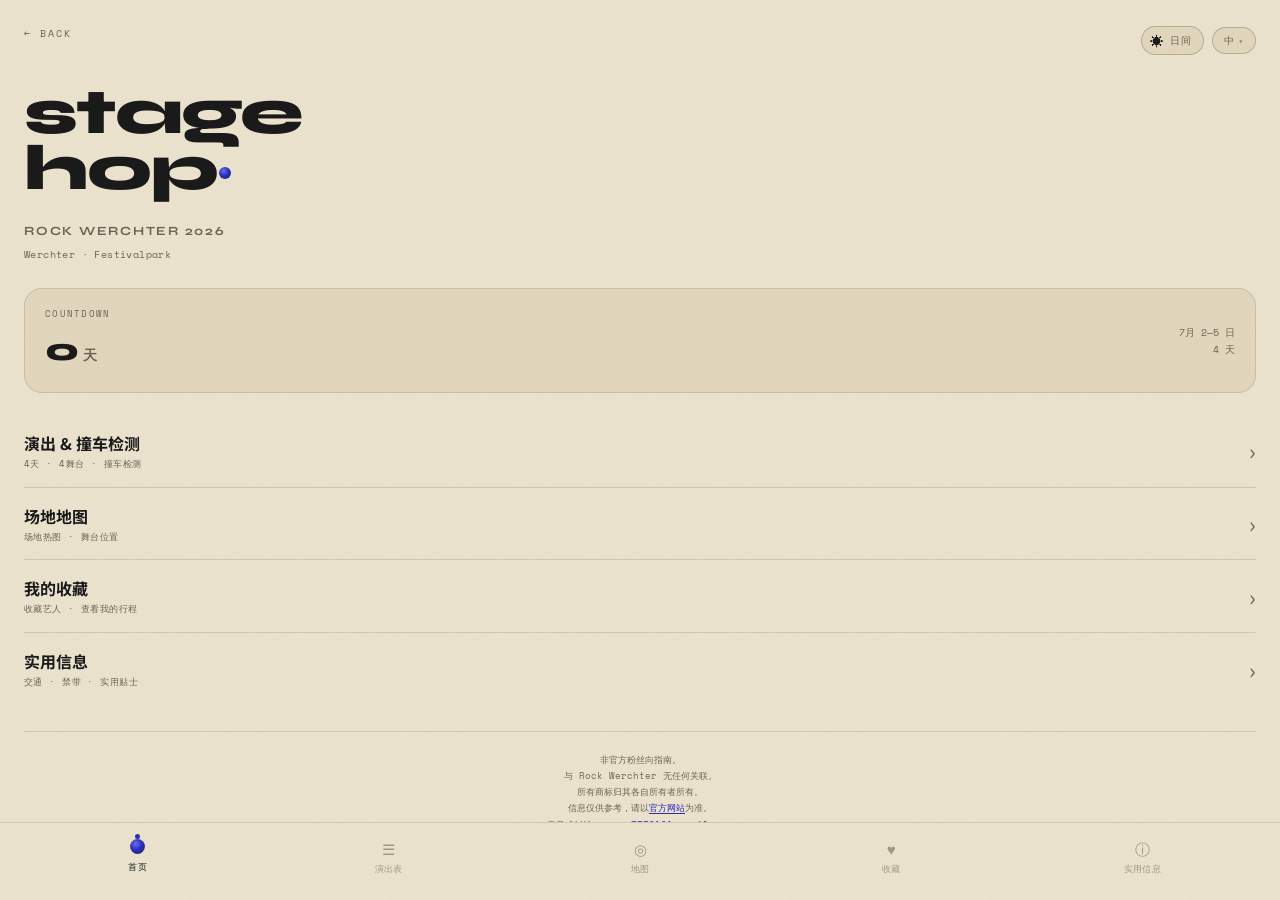
<file: werchter/index.html>
<!DOCTYPE html>
<html lang="en">

<head>
  <meta charset="UTF-8">
  <meta name="viewport" content="width=device-width,initial-scale=1,maximum-scale=1,user-scalable=no">
  <meta name="apple-mobile-web-app-capable" content="yes">
  <meta name="mobile-web-app-capable" content="yes">
  <meta name="apple-mobile-web-app-status-bar-style" content="black-translucent">
  <meta name="theme-color" content="#0E1017">
  <title>Rock Werchter 2026 · Stage Hop</title>
  <meta name="description" content="Unofficial fan-made guide to Rock Werchter 2026. Lineup, schedule, clash detection. Multilingual.">
  <meta name="keywords" content="Rock Werchter 2026, Rock Werchter, Werchter, Belgium, music festival, lineup, schedule">
  <link rel="canonical" href="https://stagehop.live/werchter/">
  <meta property="og:type" content="website">
  <meta property="og:url" content="https://stagehop.live/werchter/">
  <meta property="og:title" content="Stage Hop · Rock Werchter 2026 Fan Guide">
  <meta property="og:description" content="Unofficial multilingual schedule and guide for Rock Werchter 2026.">
  <meta property="og:image" content="https://stagehop.live/assets/icons-europe/og-europe.png">
  <meta property="twitter:card" content="summary_large_image">
  <meta property="twitter:url" content="https://stagehop.live/werchter/">
  <meta property="twitter:title" content="Stage Hop · Rock Werchter 2026 Fan Guide">
  <meta property="twitter:description" content="Unofficial multilingual schedule and guide for Rock Werchter 2026.">
  <meta property="twitter:image" content="https://stagehop.live/assets/icons-europe/og-europe.png">
  <link rel="icon" href="../assets/favicon.ico" sizes="any">
  <link rel="icon" type="image/png" sizes="32x32" href="../assets/favicon-32x32.png">
  <link rel="icon" type="image/png" sizes="16x16" href="../assets/favicon-16x16.png">
  <link rel="apple-touch-icon" sizes="180x180" href="../assets/apple-touch-icon.png">
  <link rel="preconnect" href="https://fonts.googleapis.com">
  <link rel="preconnect" href="https://fonts.gstatic.com" crossorigin>
  <link rel="preload"
    href="https://fonts.googleapis.com/css2?family=Syne:wght@600;700;800&family=Space+Mono:ital,wght@0,400;0,700;1,400&family=Noto+Sans+SC:wght@400;500;700;900&display=swap"
    as="style" onload="this.onload=null;this.rel='stylesheet'">
  <noscript><link rel="stylesheet"
    href="https://fonts.googleapis.com/css2?family=Syne:wght@600;700;800&family=Space+Mono:ital,wght@0,400;0,700;1,400&family=Noto+Sans+SC:wght@400;500;700;900&display=swap"></noscript>
  <link rel="stylesheet" href="../styles.css">
</head>

<body data-theme="dark">

  <div class="grain" aria-hidden="true"></div>

  <div id="app-root">

    <main id="main-content">

      <div id="vhome" class="view on">
        <div class="scr-body" id="home-body"></div>
      </div>

      <div id="vschedule" class="view">
        <div class="scr-head">
          <div>
            <div class="scr-title syne" data-i="navSchedule">Schedule</div>
            <div class="scr-sub" id="sched-sub"></div>
          </div>
          <button class="theme-toggle" onclick="toggleTheme(event)">
            <span class="theme-toggle-icon" id="theme-icon-sched">☾</span>
            <span class="theme-toggle-lbl" id="theme-lbl-sched">Dark</span>
          </button>
        </div>
        <div id="dtabs"></div>
        <div id="fbar"></div>
        <div id="sort-bar">
          <span class="slbl" id="lbl-sort">Sort</span>
          <button class="srt on" id="srt-time" onclick="setSort('time')">⏱ <span data-i="byTime">Time</span></button>
          <button class="srt" id="srt-az" onclick="setSort('az')">🔤 <span data-i="byName">Name</span></button>
          <button class="srt srt-fav" id="srt-fav" onclick="toggleFavFilter()">💖</button>
        </div>
        <div id="slist" class="scr-body"></div>
      </div>

      <div id="vmap" class="view">
        <div class="scr-head">
          <div>
            <div class="scr-title syne" data-i="navMap">Map</div>
            <div class="scr-sub">FESTIVALPARK · 50.88°N</div>
          </div>
          <button class="theme-toggle" onclick="toggleTheme(event)">
            <span class="theme-toggle-icon" id="theme-icon-map">☾</span>
            <span class="theme-toggle-lbl" id="theme-lbl-map">Dark</span>
          </button>
        </div>
        <div class="scr-body" id="map-scr-body">
          <div id="mapview">
            <div id="dtabs-map"></div>
            <div class="map-hint-bar">
              <span id="lbl-mapHint">Pinch to zoom · Tap stage to see shows</span>
              <span style="display:flex;gap:6px">
                <button class="zbtn" onclick="mapZoom(1.5)">＋</button>
                <button class="zbtn" onclick="mapZoom(0.67)">－</button>
                <button class="rbtn" id="lbl-reset" onclick="mapReset()">Reset</button>
              </span>
            </div>
            <div class="map-wrap" id="mapwrap">
              <div class="map-inner" id="mapinner">
                <img id="mapimg" src="../assets/rockwerchter.webp" alt="Rock Werchter 2026 map" width="2000" height="1462">
              </div>
            </div>
            <div id="stagepop"></div>
            <div id="map-disc"></div>
          </div>
        </div>
      </div>

      <div id="vmy" class="view">
        <div class="scr-head">
          <div>
            <div class="scr-title syne" id="lbl-fav-title">Saved</div>
            <div class="scr-sub" id="lbl-fav-count"></div>
          </div>
          <button class="theme-toggle" onclick="toggleTheme(event)">
            <span class="theme-toggle-icon" id="theme-icon-fav">☾</span>
            <span class="theme-toggle-lbl" id="theme-lbl-fav">Dark</span>
          </button>
        </div>
        <div id="mylist" class="scr-body"></div>
      </div>

      <div id="vinfo" class="view">
        <div class="scr-head">
          <div>
            <div class="scr-title syne" data-i="infoTitle">Info</div>
            <div class="scr-sub">KNOW BEFORE YOU GO</div>
          </div>
          <button class="theme-toggle" onclick="toggleTheme(event)">
            <span class="theme-toggle-icon" id="theme-icon-info">☾</span>
            <span class="theme-toggle-lbl" id="theme-lbl-info">Dark</span>
          </button>
        </div>
        <div id="info-body" class="scr-body"></div>
      </div>

    </main>

    <div id="now-playing">
      <div id="np-rows"></div>
      <div id="np-more"></div>
    </div>

    <nav id="tabbar">
      <div class="tab-row">
        <span class="tab-ind" id="tab-ind"></span>
        <button class="tab-btn on" onclick="setTab(0)">
          <span class="tab-ic"><span class="dot" style="width:13px;height:13px;vertical-align:middle"></span></span>
          <span class="tab-lbl" data-i="navHome">Home</span>
        </button>
        <button class="tab-btn" onclick="setTab(1)">
          <span class="tab-ic">☰</span>
          <span class="tab-lbl" data-i="navSchedule">Schedule</span>
        </button>
        <button class="tab-btn" onclick="setTab(2)">
          <span class="tab-ic">◎</span>
          <span class="tab-lbl" data-i="navMap">Map</span>
        </button>
        <button class="tab-btn" onclick="setTab(3)">
          <span class="tab-ic" id="fav-tab-ic">♥</span>
          <span class="tab-lbl" data-i="navFavs">Saved</span>
        </button>
        <button class="tab-btn" onclick="setTab(4)">
          <span class="tab-ic">ⓘ</span>
          <span class="tab-lbl" data-i="navInfo">Info</span>
        </button>
      </div>
    </nav>

  </div><!-- #app-root -->

  <div id="app-footer" style="display:none"></div>
  <div id="lbl-city" style="display:none"></div>
  <div id="lbl-favs" style="display:none"></div>

  <script type="text/javascript" src="../src/localization.js"></script>
  <script type="text/javascript" src="src/localization-overrides.js"></script>
  <script type="text/javascript" src="src/data.js"></script>
  <script type="text/javascript" src="../src/scripts.js"></script>
</body>

</html>
</file>
<file: styles.css>
/* ===== RESET ===== */
*,*::before,*::after{box-sizing:border-box;margin:0;padding:0;-webkit-tap-highlight-color:transparent;-webkit-text-size-adjust:100%}

/* ===== THEME TOKENS — LIGHT (default) ===== */
body{
  --bg:#EDE5D0;--surface:#E4D9BF;--surface-2:#dccfb1;--raise:#F2EBD9;
  --text:#1A1A1A;--dim:#6B6657;--faint:#9A9078;
  --hair:rgba(26,26,26,.13);--hair-strong:rgba(26,26,26,.22);
  --accent:#2b2fb8;--accent-text:#2b2fb8;--accent-soft:rgba(43,47,184,.12);
  --conflict:#9a1f0e;--conflict-soft:rgba(154,31,14,.12);
  --tab-off:#a39a82;--heart:#2b2fb8;--heart-off:#c3b896;
  --grain-op:.10;--grain-blend:multiply;
  --grain-img:url("data:image/svg+xml;utf8,<svg xmlns='http://www.w3.org/2000/svg' width='200' height='200'><filter id='n'><feTurbulence type='fractalNoise' baseFrequency='1.1' numOctaves='2' stitchTiles='stitch' seed='7'/><feColorMatrix values='0 0 0 0 0.18  0 0 0 0 0.15  0 0 0 0 0.1  0 0 0 0.5 0'/></filter><rect width='100%' height='100%' filter='url(%23n)'/></svg>");
}

/* ===== THEME TOKENS — DARK ===== */
body[data-theme="dark"]{
  --bg:#0E1017;--surface:#161A24;--surface-2:#1c2130;--raise:#1a1f2b;
  --text:#E8E0CC;--dim:#7C8190;--faint:#565b6a;
  --hair:rgba(232,224,204,.10);--hair-strong:rgba(232,224,204,.18);
  --accent:#6a6ef0;--accent-text:#a9adff;--accent-soft:rgba(80,84,234,.16);
  --conflict:#e06040;--conflict-soft:rgba(200,64,48,.16);
  --tab-off:#565b6a;--heart:#6a6ef0;--heart-off:#3a3f4d;
  --grain-op:.05;--grain-blend:screen;
  --grain-img:url("data:image/svg+xml;utf8,<svg xmlns='http://www.w3.org/2000/svg' width='200' height='200'><filter id='n'><feTurbulence type='fractalNoise' baseFrequency='1.1' numOctaves='2' stitchTiles='stitch' seed='3'/><feColorMatrix values='0 0 0 0 1  0 0 0 0 1  0 0 0 0 1  0 0 0 0.6 0'/></filter><rect width='100%' height='100%' filter='url(%23n)'/></svg>");
}

/* ===== BASE ===== */
html,body{height:100%;overflow:hidden}
body{
  font-family:"Noto Sans SC","Noto Sans",sans-serif;
  font-size:13px;line-height:1.5;
  background:var(--bg);color:var(--text);
  -webkit-font-smoothing:antialiased;
  overscroll-behavior:none;
}
*{scrollbar-width:none}
::-webkit-scrollbar{width:0;height:0}

/* ===== GRAIN ===== */
.grain{
  position:fixed;inset:0;pointer-events:none;z-index:9999;
  background-size:200px 200px;
  opacity:var(--grain-op);mix-blend-mode:var(--grain-blend);
  background-image:var(--grain-img);
}

/* ===== FONT HELPERS ===== */
.syne{font-family:"Syne",sans-serif}
.mono{font-family:"Space Mono",monospace}
.dim{color:var(--dim)}

/* ===== BRAND DOT ===== */
.dot{
  display:inline-block;border-radius:50%;flex-shrink:0;
  background:radial-gradient(circle at 38% 32%,#6a6ef0 0%,#2b2fb8 46%,#1b2178 100%);
}
body[data-theme="dark"] .dot{box-shadow:0 0 14px rgba(80,84,234,.55)}

/* ===== LAYOUT ===== */
#app-root{display:flex;flex-direction:column;height:100%;position:relative}
#main-content{flex:1;min-height:0;position:relative;overflow:hidden}

/* ===== VIEWS ===== */
.view{
  position:absolute;inset:0;
  display:none;flex-direction:column;
  background:var(--bg);
}
.view.on{display:flex}

.scr-body{flex:1;min-height:0;overflow-y:auto}

/* ===== SCREEN ENTRANCE ===== */
@keyframes screen-in{from{transform:translateY(10px)}to{transform:none}}
.screen-anim{animation:screen-in .34s cubic-bezier(.3,.8,.3,1)}
@media(prefers-reduced-motion:reduce){.screen-anim{animation:none}}

/* ===== BOTTOM TAB BAR ===== */
#tabbar{
  flex-shrink:0;
  padding:11px 12px calc(22px + env(safe-area-inset-bottom,0px));
  border-top:1px solid var(--hair);
  background:var(--bg);
  position:relative;z-index:100;
}
.tab-row{position:relative;display:flex;width:100%}
.tab-ind{
  position:absolute;top:0;
  width:5px;height:5px;margin-left:-2.5px;
  border-radius:50%;background:var(--accent);
  transition:left .36s cubic-bezier(.45,1.35,.4,1);
}
body[data-theme="dark"] .tab-ind{box-shadow:0 0 8px var(--accent)}
@media(prefers-reduced-motion:reduce){.tab-ind{transition:none}}

.tab-btn{
  flex:1;background:none;border:none;cursor:pointer;
  display:flex;flex-direction:column;align-items:center;gap:5px;
  color:var(--tab-off);padding:8px 6px 2px;
}
.tab-btn.on{color:var(--text)}
.tab-ic{
  display:inline-flex;align-items:center;justify-content:center;
  font-size:15px;line-height:1;position:relative;
  transition:transform .32s cubic-bezier(.4,1.4,.4,1);
}
.tab-btn.on .tab-ic{transform:translateY(-2px) scale(1.14)}
@media(prefers-reduced-motion:reduce){.tab-ic{transition:none}}
.tab-lbl{font-family:"Space Mono",monospace;font-size:8.5px;letter-spacing:.04em}
.tab-badge{
  position:absolute;top:-7px;right:-11px;
  background:var(--accent);color:#fff;
  font-family:"Space Mono",monospace;font-size:7.5px;font-weight:700;
  border-radius:8px;padding:1px 4px;line-height:1.3;
}

/* ===== SCREEN HEAD ===== */
.scr-head{
  padding:18px 24px 0;
  display:flex;justify-content:space-between;align-items:flex-start;
  flex-shrink:0;
}
.scr-title{
  font-family:"Syne",sans-serif;font-weight:800;font-size:30px;
  letter-spacing:-.01em;line-height:1;color:var(--text);
}
.scr-sub{
  font-family:"Space Mono",monospace;font-size:9.5px;
  letter-spacing:.1em;margin-top:6px;color:var(--dim);
  text-transform:uppercase;
}

/* ===== THEME TOGGLE BUTTON ===== */
.theme-toggle{
  display:flex;align-items:center;gap:7px;cursor:pointer;
  border:1px solid var(--hair-strong);background:var(--surface);color:var(--text);
  border-radius:22px;padding:6px 11px 6px 8px;
  font-family:inherit;font-size:inherit;flex-shrink:0;
}
.theme-toggle-icon{font-size:13px;line-height:1}
.theme-toggle-lbl{
  font-family:"Space Mono",monospace;font-size:9.5px;
  letter-spacing:.08em;color:var(--dim);
}

/* ===== HOME SCREEN ===== */
#vhome .scr-body{
  padding:26px 24px 20px;
  display:flex;flex-direction:column;
}
.home-top{display:flex;justify-content:space-between;align-items:flex-start}
.home-top-controls{display:flex;align-items:center;gap:8px}
.home-brand-label{
  font-family:"Space Mono",monospace;font-size:9.5px;
  letter-spacing:.2em;text-transform:uppercase;
  color:var(--dim);max-width:180px;line-height:1.5;
}
.home-wordmark{
  font-family:"Syne",sans-serif;font-weight:800;
  font-size:64px;line-height:.88;letter-spacing:-.025em;
  margin-top:30px;color:var(--text);
}
.home-ps-title{
  font-family:"Syne",sans-serif;font-weight:700;
  font-size:12.5px;letter-spacing:.14em;color:var(--dim);margin-top:24px;
}
.home-location{
  font-family:"Space Mono",monospace;font-size:10px;
  margin-top:7px;letter-spacing:.04em;color:var(--dim);
}
.countdown-card{
  margin-top:26px;padding:18px 20px;border-radius:18px;
  background:var(--surface);border:1px solid var(--hair);
  display:flex;justify-content:space-between;align-items:center;
}
.countdown-label{
  font-family:"Space Mono",monospace;font-size:9px;
  letter-spacing:.14em;color:var(--dim);
}
.countdown-days{
  font-family:"Syne",sans-serif;font-size:32px;font-weight:800;
  margin-top:5px;color:var(--text);
}
.countdown-days-unit{font-size:14px;color:var(--dim)}
.countdown-dates{
  font-family:"Space Mono",monospace;font-size:10px;
  text-align:right;line-height:1.7;color:var(--dim);
}
.home-upnext-card{
  margin-top:26px;border-radius:16px;border:1px solid var(--hair);
  background:var(--surface);padding-bottom:10px;
}
.home-upnext-hdr{
  font-family:"Space Mono",monospace;font-size:8px;
  letter-spacing:.18em;color:var(--accent-text);
  padding:10px 14px 4px;
}
.home-banner{
  margin:12px 0 0;padding:12px 14px;
  background:#FF8C0015;border:1px solid #FF8C0050;
  border-radius:12px;font-size:13px;line-height:1.6;color:var(--text);
}
.home-nav{margin-top:22px}
.home-nav-item{
  display:flex;justify-content:space-between;align-items:center;
  gap:12px;padding:16px 0;
  border-top:1px solid var(--hair);cursor:pointer;
}
.home-nav-item:first-child{border-top:none}
.home-nav-title{font-size:16px;font-weight:700;color:var(--text)}
.home-nav-sub{
  font-family:"Space Mono",monospace;font-size:8.5px;
  letter-spacing:.05em;margin-top:3px;color:var(--dim);
}
.home-nav-arrow{color:var(--dim);font-size:22px;flex-shrink:0;transition:transform .15s}
.home-nav-item:hover .home-nav-arrow{transform:translate(2px,-2px)}
.home-spacer{flex:1;min-height:18px}
.home-footer{
  padding-top:16px;border-top:1px solid var(--hair);
  display:flex;flex-direction:column;gap:10px;flex-shrink:0;
}
.home-made-by{
  font-family:"Space Mono",monospace;font-size:9px;
  letter-spacing:.08em;color:var(--dim);
}
.home-brand-stmt{
  font-family:"Space Mono",monospace;font-size:9px;
  letter-spacing:.06em;color:var(--dim);line-height:2;
}
.home-kofi{
  font-family:"Space Mono",monospace;font-size:9px;
  letter-spacing:.06em;color:var(--dim);text-decoration:none;
}
.home-kofi:hover{color:var(--text)}
.hub-title-row{display:flex;align-items:center;gap:7px;flex-wrap:wrap}
.hub-badge{
  font-family:"Space Mono",monospace;font-size:9px;
  letter-spacing:.08em;font-weight:700;
  padding:2px 7px;border-radius:20px;white-space:nowrap;line-height:1.6;
}.hub-ended{background:rgba(128,128,128,.13);color:var(--dim)}
.hub-upcoming{background:rgba(80,168,255,.1);color:#5aabff}
.hub-live{background:rgba(74,222,128,.15);color:#4ade80;animation:hub-pulse 2s ease-in-out infinite}
@keyframes hub-pulse{0%,100%{opacity:1}50%{opacity:.55}}
.lang-menu{position:relative}
.lang-menu-btn{
  display:inline-flex;align-items:center;gap:4px;
  font-family:"Space Mono",monospace;font-size:10px;letter-spacing:.08em;
  color:var(--dim);background:var(--surface);
  border:1px solid var(--hair-strong);border-radius:20px;
  padding:5px 11px;cursor:pointer;
}
.lang-menu-arrow{font-size:8px;opacity:.7}
.lang-menu-dd{
  display:none;position:absolute;right:0;top:calc(100% + 6px);
  background:var(--surface);border:1px solid var(--hair-strong);
  border-radius:12px;overflow:hidden;z-index:200;min-width:110px;
  box-shadow:0 6px 20px rgba(0,0,0,.13);
}
.lang-menu-dd.open{display:block}
.lang-menu-item{
  display:block;width:100%;text-align:left;
  padding:10px 16px;font-family:"Space Mono",monospace;font-size:10px;
  color:var(--dim);background:none;border:none;cursor:pointer;letter-spacing:.04em;
}
.lang-menu-item.on{color:var(--accent-text);font-weight:700}
.lang-menu-item:active{background:var(--surface-2)}

/* ===== NOW PLAYING (global bar above tab bar) ===== */
#now-playing{
  display:none;flex-shrink:0;
  background:var(--surface);
  border:1px solid var(--hair);
  border-radius:16px;
  margin:8px 16px 0;
  overflow:hidden;
  position:relative;
  padding-bottom:10px;
}
.np-header{
  font-family:"Space Mono",monospace;font-size:8px;
  letter-spacing:.18em;color:var(--accent-text);
  text-transform:uppercase;padding:10px 14px 4px;
}
.np-group{display:flex;align-items:center}
.np-group-artists{flex:1;min-width:0}
.np-row{
  display:flex;align-items:center;gap:8px;
  padding:6px 14px;
}
.np-name{
  flex:1;min-width:0;overflow:hidden;
  text-overflow:ellipsis;white-space:nowrap;font-size:14px;
}
.np-time{
  font-family:"Space Mono",monospace;
  font-variant-numeric:tabular-nums;white-space:nowrap;
  min-width:40px;text-align:right;padding:0 14px 0 8px;font-size:13px;
}
.np-more-link{
  display:block;font-family:"Space Mono",monospace;font-size:10px;
  color:var(--dim);text-align:right;padding:2px 14px 6px;cursor:pointer;
}
.spill{
  border-radius:4px;padding:2px 6px;font-size:8px;
  font-family:"Space Mono",monospace;letter-spacing:.03em;
  border:1px solid transparent;white-space:nowrap;flex-shrink:0;
}
@keyframes upnextglow{
  0%,100%{box-shadow:0 0 var(--hs-b1,8px) 2px var(--gc,#888)33}
  50%{box-shadow:0 0 var(--hs-b2,16px) 5px var(--gc,#888)66}
}

/* ===== DAY CAPSULE TABS ===== */
#dtabs{
  display:block;padding:10px 24px 0;
  flex-shrink:0;position:relative;
}
#dtabs-map{
  display:block;padding:10px 24px 8px;
  flex-shrink:0;position:relative;
}
.dtab-row{display:flex;gap:6px;overflow-x:auto;-webkit-overflow-scrolling:touch;scrollbar-width:none;}
.dtab-row::-webkit-scrollbar{display:none}
.dtab{
  flex-shrink:0;white-space:nowrap;
  font-family:"Space Mono",monospace;font-size:11px;font-weight:700;
  padding:7px 14px;border-radius:22px;
  background:var(--surface);color:var(--dim);
  border:none;cursor:pointer;transition:background .15s,color .15s;
}
.dtab.on{background:var(--text);color:var(--bg);}
.day-picker{position:relative;}
.day-picker-btn{
  display:inline-flex;align-items:center;gap:8px;
  padding:7px 14px;border-radius:22px;
  background:var(--surface);color:var(--text);
  border:none;cursor:pointer;
  font-family:"Space Mono",monospace;font-size:11px;font-weight:700;
  transition:background .15s;
}
.day-picker-caret{font-size:9px;opacity:0.4;transition:transform .2s;}
.day-picker-btn.open .day-picker-caret{transform:rotate(180deg);}
.day-picker-panel{
  position:absolute;top:calc(100% + 6px);left:0;right:0;
  background:var(--card,var(--surface));
  border-radius:14px;padding:8px;
  display:grid;grid-template-columns:repeat(4,1fr);gap:4px;
  z-index:200;
  box-shadow:0 8px 32px rgba(0,0,0,0.24);
  opacity:0;pointer-events:none;
  transform:translateY(-6px) scaleY(0.95);
  transform-origin:top center;
  transition:opacity .15s,transform .15s;
}
.day-picker-panel.open{
  opacity:1;pointer-events:auto;
  transform:translateY(0) scaleY(1);
}
.dtab-opt{
  text-align:center;padding:9px 2px;border-radius:8px;
  cursor:pointer;background:transparent;color:var(--dim);
  border:none;transition:background .15s,color .15s;
}
.dtab-opt.on{background:var(--text);color:var(--bg);}
.dtab-opt-dow{display:block;font-size:8px;opacity:0.6;line-height:1.3;}
.dtab-opt-md{display:block;font-size:10px;font-weight:700;line-height:1.5;}

/* ===== SORT BAR ===== */
#sort-bar{
  display:flex;gap:6px;padding:13px 24px 4px;flex-shrink:0;
}
#sort-bar .slbl{display:none}
.srt{
  font-family:"Space Mono",monospace;font-size:9px;
  padding:6px 11px;border-radius:20px;cursor:pointer;
  border:1px solid var(--hair-strong);background:transparent;
  color:var(--dim);transition:all .15s;
}
.srt.on{background:var(--accent-soft);color:var(--accent-text);border-color:transparent}
.srt-fav{margin-left:auto}

/* ===== CATEGORY TAB BAR ===== */
.cat-tabs{
  display:flex;gap:0;padding:6px 16px 0;flex-shrink:0;
  border-bottom:1px solid var(--hair);overflow-x:auto;scrollbar-width:none;
}
.cat-tabs::-webkit-scrollbar{display:none}
.ctab{
  font-family:"Space Mono",monospace;font-size:10px;font-weight:700;letter-spacing:0.06em;
  padding:6px 12px 8px;border:none;background:transparent;cursor:pointer;
  color:var(--dim);white-space:nowrap;flex-shrink:0;
  border-bottom:2px solid transparent;margin-bottom:-1px;
  transition:color .15s,border-color .15s;
}
.ctab.on{color:var(--text);border-bottom-color:var(--text);}

/* ===== STAGE FILTER BAR ===== */
#fbar{
  display:flex;flex-direction:column;gap:0;flex-shrink:0;
}
.sfs{
  display:flex;gap:6px;padding:8px 24px 0;
  overflow-x:auto;scrollbar-width:none;
}
.sfs::-webkit-scrollbar{display:none}
.sfb{
  font-family:"Space Mono",monospace;font-size:9px;
  padding:5px 10px;border-radius:11px;
  border:1px solid var(--hair-strong);cursor:pointer;
  white-space:nowrap;background:var(--surface);color:var(--dim);
  transition:all .15s;flex-shrink:0;
}
.sfb.all.on{background:var(--text);color:var(--bg);border-color:transparent}
.dbadge{display:none}

/* ===== SCHEDULE LIST ===== */
#slist{padding:8px 24px 16px}

/* ===== SHOW CARDS ===== */
.si{
  display:flex;align-items:center;gap:14px;
  padding:13px 15px;margin-bottom:9px;
  border-radius:16px;background:var(--surface);
  border:1px solid var(--hair);
  transition:border-color .2s,opacity .2s;
  position:relative;overflow:visible;
}
.si.current-set{border-color:var(--accent-soft)}
/* .si.faved — no extra style in new design */
.si.past{opacity:.42}
.si.dimmed{opacity:.3}

.stime{flex-shrink:0;display:flex;flex-direction:column;gap:2px}
.tstart{
  font-family:"Space Mono",monospace;font-size:11px;font-weight:700;
  font-variant-numeric:tabular-nums;color:var(--text);line-height:1;
}
.tend{font-family:"Space Mono",monospace;font-size:9px;font-variant-numeric:tabular-nums;color:var(--dim);line-height:1}
.tlate{display:none}
.scur{
  font-family:"Space Mono",monospace;font-size:7px;
  color:var(--accent-text);
  animation:blink 1s step-end infinite;line-height:1;
}
@keyframes blink{50%{opacity:0}}

/* hide legacy elements */
.hlbar{display:none}

.sartist{flex:1;min-width:0}
.aname{
  font-family:"Syne",sans-serif;font-size:15.5px;font-weight:700;
  overflow:hidden;text-overflow:ellipsis;white-space:nowrap;
  line-height:1.2;color:var(--text);
}
.sc-stage-lbl{
  font-family:"Space Mono",monospace;font-size:8.5px;
  color:var(--dim);margin-top:2px;
}
.hllabel{display:none}
.conflict-badge{
  font-family:"Space Mono",monospace;font-size:8px;
  color:var(--conflict);margin-top:2px;display:inline-block;
}
.hl-badge{
  font-family:"Space Mono",monospace;font-size:9px;
  color:var(--accent-text);font-weight:400;letter-spacing:.03em;
  vertical-align:middle;opacity:.9;
}
.cancelled-badge{
  font-family:"Space Mono",monospace;font-size:9px;
  color:var(--dim);font-weight:400;letter-spacing:.04em;
  vertical-align:middle;
}
.si.cancelled,.my-item.cancelled{opacity:0.55;}
.orig-time{text-decoration:line-through;opacity:0.5;font-weight:400;}

/* legacy fav-star fallback */
.fav-star{
  font-size:16px;cursor:pointer;flex-shrink:0;
  padding:4px;line-height:1;background:none;border:none;
  color:var(--heart-off);transition:color .15s;
}
.si.faved .fav-star,.fav-star.on{color:var(--heart)}

/* past toggle */
.past-toggle{
  display:block;width:100%;padding:7px 0;
  background:none;border:none;color:var(--dim);
  font-family:"Space Mono",monospace;font-size:9px;
  letter-spacing:.08em;text-align:left;cursor:pointer;margin-bottom:6px;
}
.past-toggle.on{color:var(--text)}
.past-sep{height:1px;background:var(--hair);margin:4px 0 12px}
.foot{
  font-family:"Space Mono",monospace;font-size:9px;color:var(--dim);
  text-align:center;padding:12px 0;letter-spacing:.05em;
}

/* ===== HEART BUTTON ===== */
.heart-btn{
  background:none;border:none;cursor:pointer;
  line-height:1;padding:4px;position:relative;
  flex-shrink:0;font-size:17px;color:var(--heart-off);
  transition:color .15s;
}
.heart-btn.on{color:var(--heart)}
.heart-btn .glyph{display:inline-block}
.heart-btn.pop .glyph{animation:heart-pop .4s cubic-bezier(.3,1.7,.5,1)}
@keyframes heart-pop{
  0%{transform:scale(1)}28%{transform:scale(1.5)}
  52%{transform:scale(.82)}78%{transform:scale(1.12)}100%{transform:scale(1)}
}
.heart-btn .ring{
  position:absolute;inset:0;margin:auto;
  width:22px;height:22px;border-radius:50%;
  border:2px solid var(--heart);opacity:0;pointer-events:none;
}
.heart-btn.pop .ring{animation:heart-ring .45s ease-out}
@keyframes heart-ring{
  0%{transform:scale(.3);opacity:.55}100%{transform:scale(1.9);opacity:0}
}
@media(prefers-reduced-motion:reduce){
  .heart-btn.pop .glyph,.heart-btn.pop .ring{animation:none}
}

/* ===== MAP SCREEN ===== */
#vmap .scr-body{
  display:flex;flex-direction:column;
  padding:16px 18px 14px;gap:0;
}
#mapview{display:flex;flex-direction:column;flex:1;gap:0}
.map-hint-bar{
  display:flex;align-items:center;justify-content:space-between;
  padding:7px 4px 9px;flex-shrink:0;
}
.map-hint-bar span{
  font-family:"Space Mono",monospace;font-size:9px;color:var(--dim);
}
.zbtn{
  background:var(--raise);border:1px solid var(--hair-strong);
  color:var(--text);border-radius:10px;padding:4px 12px;
  font-size:13px;cursor:pointer;font-family:"Space Mono",monospace;
}
.rbtn{
  background:var(--raise);border:1px solid var(--hair-strong);
  color:var(--dim);border-radius:10px;padding:4px 9px;
  font-size:10px;cursor:pointer;font-family:"Space Mono",monospace;
}
.map-wrap{
  position:relative;width:100%;overflow:hidden;
  background:var(--surface-2);touch-action:none;user-select:none;
  border-radius:14px;border:1px solid var(--hair);
  aspect-ratio:var(--map-w,2000)/var(--map-h,1345);max-height:65vh;flex-shrink:0;
}
.map-inner{
  position:relative;transform-origin:0 0;
  will-change:transform;line-height:0;width:calc(var(--map-w,2000)*1px);
}
#mapimg{
  display:block;width:calc(var(--map-w,2000)*1px);height:calc(var(--map-h,1345)*1px);
  pointer-events:none;user-select:none;-webkit-user-drag:none;
  image-rendering:auto;
}
.hs{
  position:absolute;border-radius:6px;cursor:pointer;
  display:flex;align-items:center;justify-content:center;
  box-sizing:border-box;
  transition:border-color .3s,box-shadow .3s,background .3s;
}
.hs.selected{
  border-width:2px!important;
  box-shadow:0 0 12px 3px var(--hs-glow,rgba(255,255,255,.6)),0 0 24px 6px var(--hs-glow,rgba(255,255,255,.3));
}
@keyframes hsglow{
  0%,100%{box-shadow:0 0 var(--hs-b1,8px) var(--gc,#fff)44}
  50%{box-shadow:0 0 var(--hs-b2,18px) var(--gc,#fff)88}
}
.hs-label{
  font-family:"Space Mono",monospace;
  font-size:clamp(7px,2vw,10px);
  font-weight:700;
  background:rgba(255,255,255,0.92);border-radius:3px;
  padding:2px 5px;pointer-events:none;white-space:nowrap;
  color:inherit;line-height:1.3;
}
#stagepop{
  display:none;margin:10px 0 0;
  background:var(--surface);border:1px solid var(--hair-strong);
  border-radius:14px;overflow:hidden;opacity:0;transition:opacity .25s;
  flex-shrink:0;
}
#stagepop.visible{opacity:1}
.pop-head{
  padding:11px 14px 9px;border-bottom:1px solid var(--hair);
  display:flex;align-items:center;justify-content:space-between;
}
.pop-stage{font-family:"Syne",sans-serif;font-size:15px;font-weight:700}
.pop-close{
  background:none;border:none;color:var(--dim);
  font-size:20px;cursor:pointer;line-height:1;padding:0 3px;
}
.pop-show{
  display:flex;align-items:center;gap:10px;
  padding:9px 14px;border-bottom:1px solid var(--hair);
}
.pop-show:last-child{border-bottom:none}
.pop-show.live-row{background:var(--accent-soft)}
.pop-time{
  font-family:"Space Mono",monospace;font-size:11px;
  color:var(--dim);min-width:38px;font-variant-numeric:tabular-nums;
}
.pop-artist{font-size:13px;color:var(--text);flex:1}
.pop-artist.hl{font-family:"Syne",sans-serif;font-weight:700}
.pop-fav{font-size:15px;color:var(--heart-off);cursor:pointer;transition:color .15s}
.pop-fav.on{color:var(--heart)}
.pop-cur{
  font-family:"Space Mono",monospace;font-size:9px;
  color:var(--accent-text);margin-left:4px;
  animation:blink 1s step-end infinite;
}
.pop-empty{padding:16px;font-size:11px;color:var(--dim);text-align:center}
.foot.mapfoot{font-family:"Space Mono",monospace;font-size:9px;color:var(--dim);padding:8px 4px 0;text-align:left}
.map-official-btn{
  display:block;font-family:"Space Mono",monospace;font-size:10px;
  color:var(--accent-text);letter-spacing:.04em;
  text-decoration:none;padding:8px 4px 4px;
  text-align:center;
}

/* ===== FAVORITES SCREEN ===== */
#mylist{padding:18px 24px 16px}
.my-day-header{
  font-family:"Space Mono",monospace;font-size:9.5px;
  letter-spacing:.16em;color:var(--dim);
  margin-bottom:10px;text-transform:uppercase;
}
.my-item{
  display:flex;align-items:center;gap:14px;
  padding:12px 15px;margin-bottom:8px;
  border-radius:16px;background:var(--surface);border:1px solid var(--hair);
}
.my-item.conflict{
  border-color:var(--conflict-soft);
  box-shadow:inset 3px 0 0 var(--conflict);
}
.my-item.current-set{border-color:var(--accent-soft)}
.my-conflict-label{
  font-family:"Space Mono",monospace;font-size:8px;
  color:var(--conflict);margin-top:2px;
}
.my-empty{padding:70px 24px;text-align:center}
.my-empty-heart{font-size:34px;color:var(--heart-off)}
.my-empty-text{
  font-family:"Space Mono",monospace;font-size:11px;
  color:var(--dim);margin-top:14px;line-height:1.9;letter-spacing:.04em;
}

/* ===== INFO SCREEN ===== */
#info-body{padding:16px 24px 20px}
.info-section{
  margin-bottom:11px;padding:15px 16px;
  border-radius:16px;background:var(--surface);border:1px solid var(--hair);
}
.info-h{
  font-family:"Syne",sans-serif;font-size:14px;font-weight:700;
  color:var(--text);margin-bottom:10px;
}
.info-row{
  display:flex;gap:10px;margin-bottom:8px;align-items:baseline;
}
.info-row:last-child{margin-bottom:0}
.info-icon{
  font-size:16px;flex-shrink:0;width:24px;
  text-align:center;line-height:1.5;
}
.info-text{font-size:12px;color:var(--text);line-height:1.55}
.info-text strong{color:var(--text)}
.info-chip{
  display:inline-block;background:var(--surface-2);
  border:1px solid var(--hair-strong);border-radius:8px;
  padding:2px 8px;font-family:"Space Mono",monospace;font-size:10px;
  color:var(--dim);margin:2px 3px 2px 0;
}
.info-chip.red{border-color:rgba(255,87,34,.3);color:#d94a1e;background:rgba(255,87,34,.08)}
.info-chip.green{border-color:rgba(74,222,128,.3);color:#2d9a5a;background:rgba(74,222,128,.08)}
.weather-row{display:flex;gap:8px;flex-wrap:wrap;margin-top:6px}
.weather-day{
  background:var(--surface-2);border:1px solid var(--hair);
  border-radius:12px;padding:8px 12px;text-align:center;
  flex:1;min-width:60px;
}
.wd-date{font-family:"Space Mono",monospace;font-size:9px;color:var(--dim);margin-bottom:4px}
.wd-icon{font-size:20px;margin-bottom:2px}
.wd-temp{font-family:"Syne",sans-serif;font-size:14px;font-weight:700;color:var(--text)}
.wd-desc{font-family:"Space Mono",monospace;font-size:9px;color:var(--dim);margin-top:2px}
.footer-link,.footer-mail{color:var(--accent-text);text-decoration:underline;text-underline-offset:2px}
#app-footer{display:none}
.info-footer{padding:20px 18px 32px;border-top:1px solid var(--hair);margin-top:8px;text-align:center}
#vhome .info-footer{padding-left:0;padding-right:0}
.info-footer p{margin:0 0 10px}
.info-disclaimer{font-family:"Space Mono",monospace;font-size:9px;color:var(--dim);line-height:1.8}
.info-made{font-family:"Space Mono",monospace;font-size:10px;color:var(--dim)}
.info-ig{color:var(--accent-text);cursor:pointer;text-decoration:underline;text-underline-offset:2px}
.info-privacy{font-family:"Space Mono",monospace;font-size:8px;color:var(--faint);line-height:1.6}

/* ===== VIEW TRANSITIONS ===== */
@supports(view-transition-name:root){
  ::view-transition-old(root){animation:none;z-index:1}
  ::view-transition-new(root){animation:vt-reveal .55s cubic-bezier(.45,0,.2,1);z-index:2}
  @keyframes vt-reveal{
    from{clip-path:circle(0px at var(--vt-x,50%) var(--vt-y,10%))}
    to{clip-path:circle(160vmax at var(--vt-x,50%) var(--vt-y,10%))}
  }
}
@media(prefers-reduced-motion:reduce){
  ::view-transition-old(root),::view-transition-new(root){animation:none!important}
}
</file>
